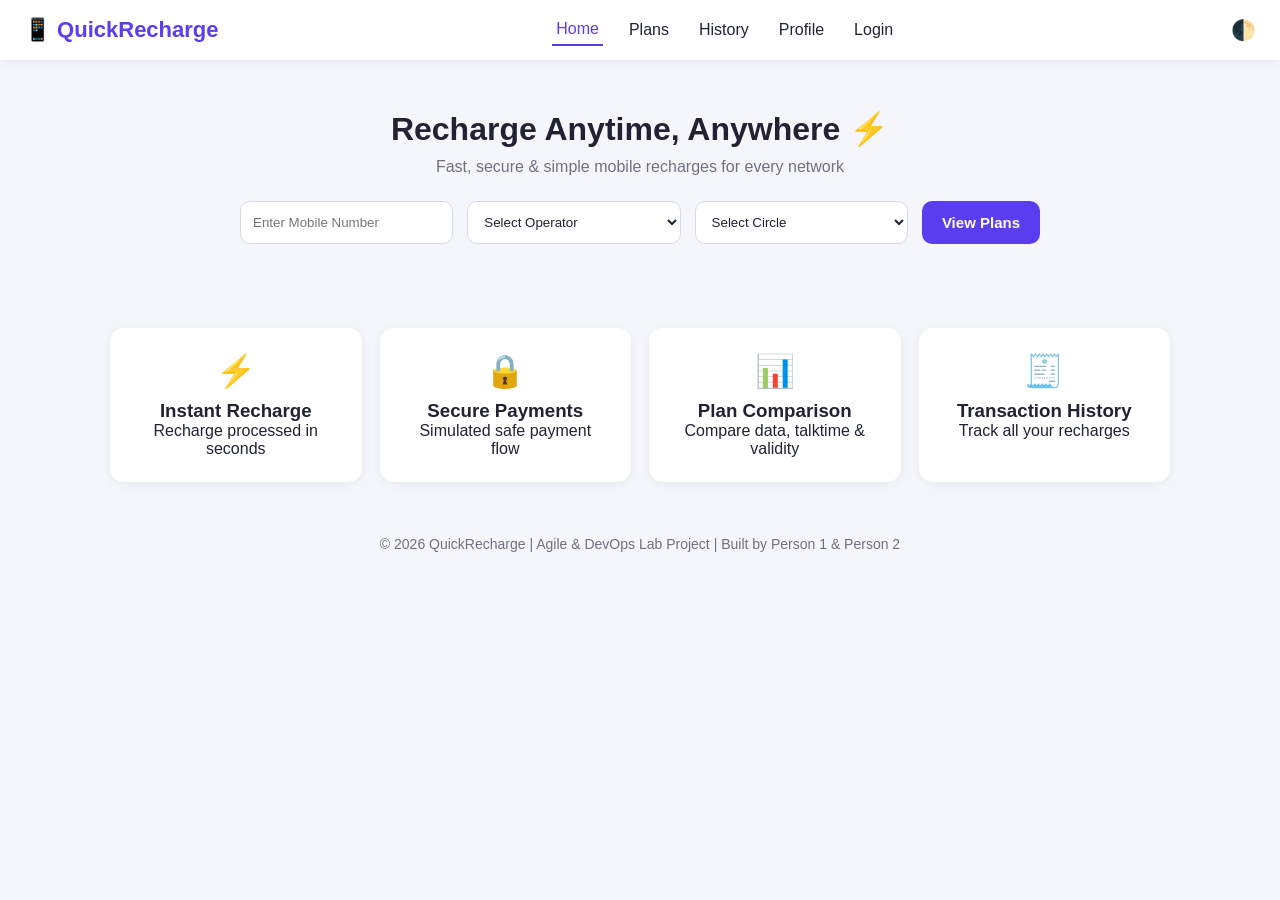
<file: index.html>
<!DOCTYPE html>
<html lang="en">
<head>
<meta charset="UTF-8">
<meta name="viewport" content="width=device-width, initial-scale=1.0">
<title>QuickRecharge - Home</title>
<link rel="stylesheet" href="css/style.css">
</head>
<body>
<div id="navbar-placeholder"></div>

<section class="hero container">
  <h1>Recharge Anytime, Anywhere ⚡</h1>
  <p>Fast, secure & simple mobile recharges for every network</p>

  <form class="recharge-form" id="quickRechargeForm">
    <input type="tel" id="mobileNumber" placeholder="Enter Mobile Number" maxlength="10" required>
    <select id="operator" required>
      <option value="">Select Operator</option>
      <option>Jio</option>
      <option>Airtel</option>
      <option>Vi</option>
      <option>BSNL</option>
    </select>
    <select id="circle" required>
      <option value="">Select Circle</option>
      <option>Tamil Nadu</option>
      <option>Karnataka</option>
      <option>Delhi</option>
      <option>Maharashtra</option>
    </select>
    <button class="btn" type="submit">View Plans</button>
  </form>
</section>

<section class="container">
  <div class="features">
    <div class="card feature-card">
      <div class="icon">⚡</div>
      <h3>Instant Recharge</h3>
      <p>Recharge processed in seconds</p>
    </div>
    <div class="card feature-card">
      <div class="icon">🔒</div>
      <h3>Secure Payments</h3>
      <p>Simulated safe payment flow</p>
    </div>
    <div class="card feature-card">
      <div class="icon">📊</div>
      <h3>Plan Comparison</h3>
      <p>Compare data, talktime & validity</p>
    </div>
    <div class="card feature-card">
      <div class="icon">🧾</div>
      <h3>Transaction History</h3>
      <p>Track all your recharges</p>
    </div>
  </div>
</section>

<div id="footer-placeholder"></div>

<script src="js/common.js"></script>
<script>
  renderNavbar('home');
  renderFooter();

  document.getElementById('quickRechargeForm').addEventListener('submit', function(e){
    e.preventDefault();
    const number = document.getElementById('mobileNumber').value;
    const operator = document.getElementById('operator').value;
    const circle = document.getElementById('circle').value;

    if(number.length !== 10){
      showToast("Enter a valid 10-digit number");
      return;
    }
    localStorage.setItem("rechargeInfo", JSON.stringify({number, operator, circle}));
    window.location.href = "plans.html";
  });
</script>
</body>
</html>
</file>
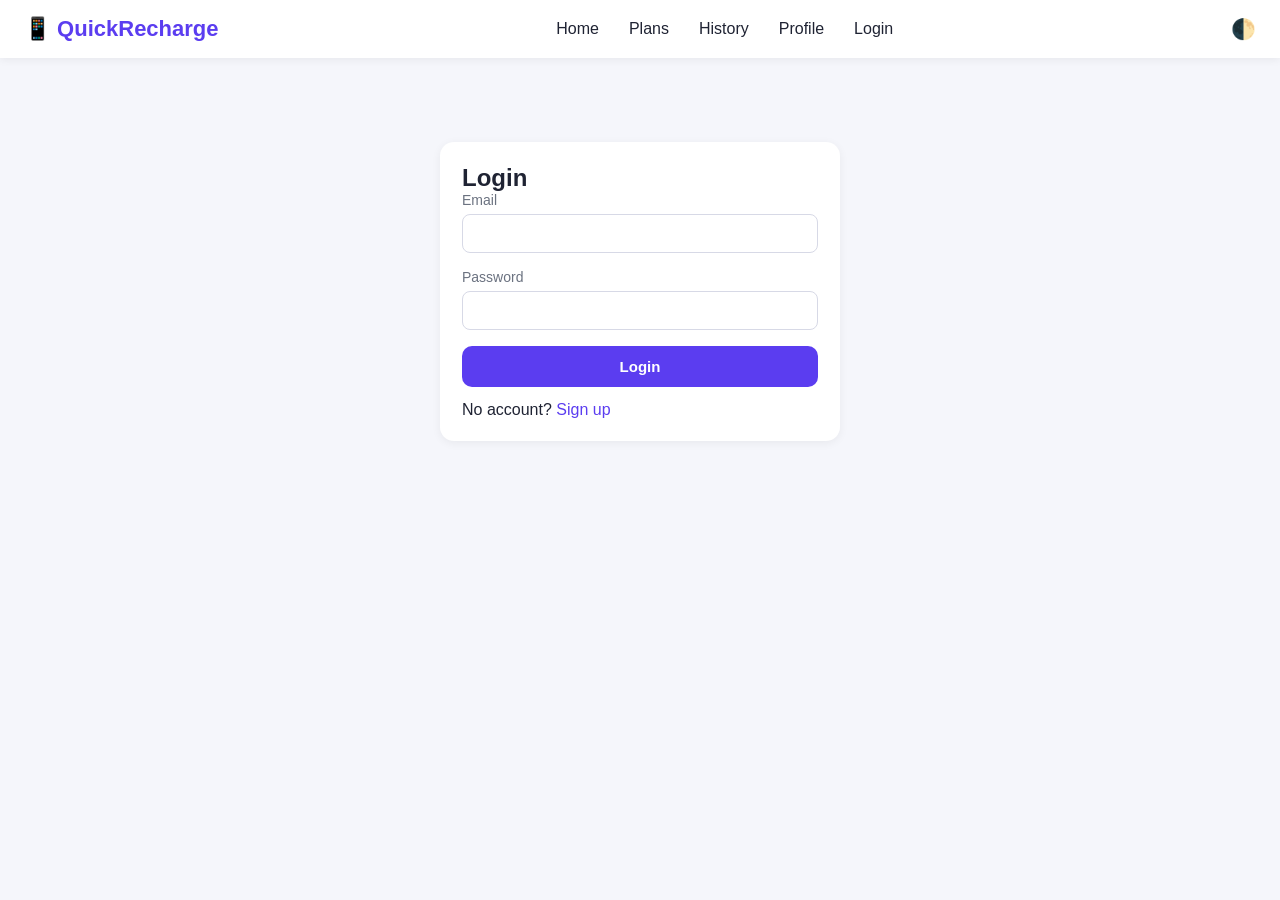
<file: cart.html>
<!DOCTYPE html>
<html lang="en">
<head>
<meta charset="UTF-8"><meta name="viewport" content="width=device-width, initial-scale=1.0">
<title>Checkout - QuickRecharge</title>
<link rel="stylesheet" href="css/style.css">
</head>
<body>
<div id="navbar-placeholder"></div>
<div class="container">
  <div class="card" style="max-width:500px;margin:0 auto;">
    <h2>Order Summary</h2>
    <div id="orderSummary" style="margin:16px 0;"></div>

    <h3>Select Payment Method</h3>
    <div class="pay-methods">
      <label><input type="radio" name="pay" value="UPI" checked> UPI</label>
      <label><input type="radio" name="pay" value="Card"> Card</label>
      <label><input type="radio" name="pay" value="Wallet"> Wallet</label>
    </div>

    <button class="btn block" id="payBtn">Pay Now</button>
  </div>
</div>
<div id="footer-placeholder"></div>
<script src="js/common.js"></script>
<script src="js/cart.js"></script>
<script>renderNavbar(''); renderFooter(); requireLogin();</script>
</body>
</html>
</file>
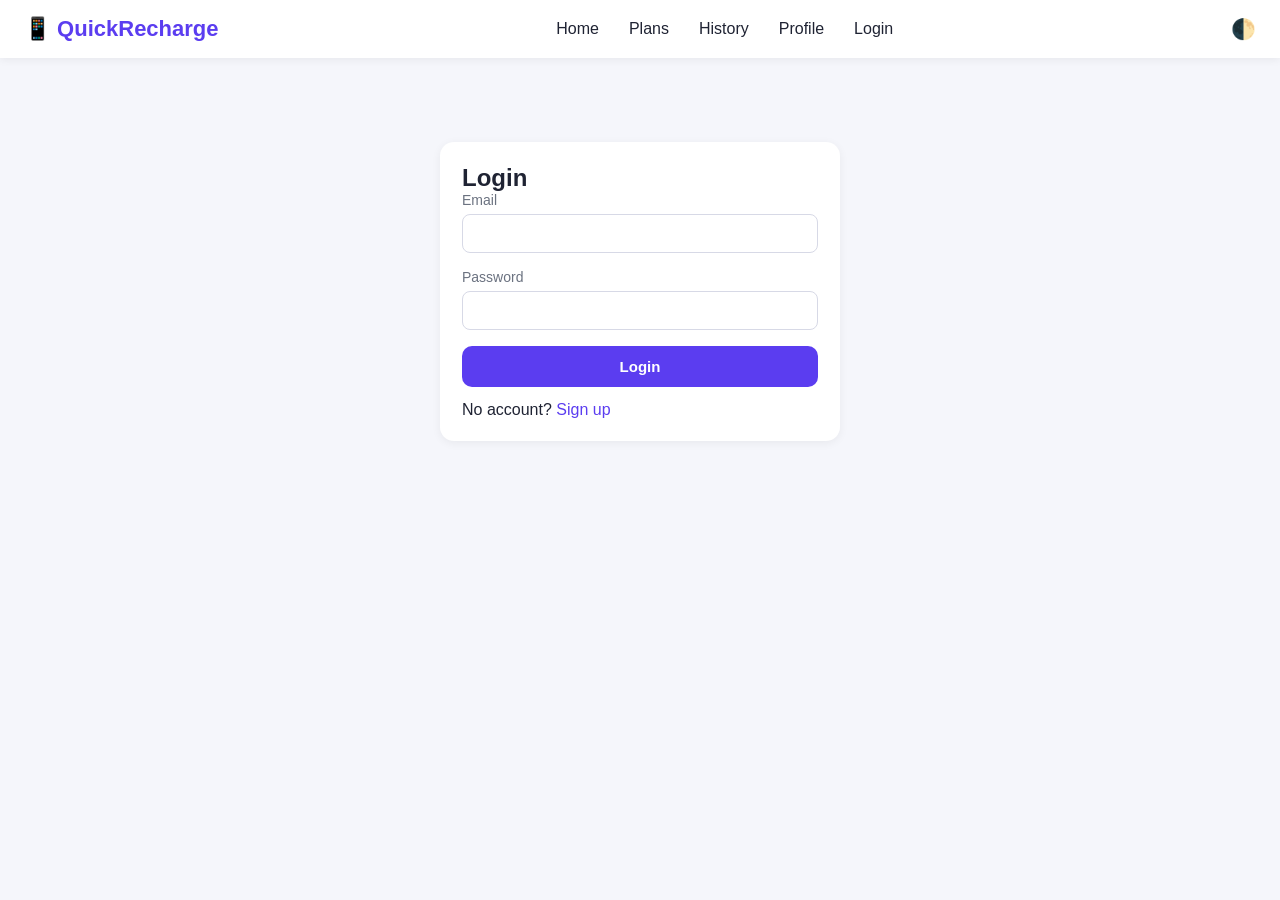
<file: history.html>
<!DOCTYPE html>
<html lang="en">
<head>
<meta charset="UTF-8"><meta name="viewport" content="width=device-width, initial-scale=1.0">
<title>History - QuickRecharge</title>
<link rel="stylesheet" href="css/style.css">
</head>
<body>
<div id="navbar-placeholder"></div>
<div class="container">
  <h2>Transaction History</h2>
  <input type="text" id="searchBox" placeholder="Search by mobile number" style="padding:10px;border-radius:8px;border:1px solid #d7d9e6;margin:14px 0;width:100%;max-width:300px;">
  <div class="card">
    <table class="txn-table">
      <thead><tr><th>Txn ID</th><th>Number</th><th>Amount</th><th>Date</th><th>Status</th></tr></thead>
      <tbody id="historyBody"></tbody>
    </table>
  </div>
</div>
<div id="footer-placeholder"></div>
<script src="js/common.js"></script>
<script src="js/history.js"></script>
<script>renderNavbar('history'); renderFooter(); requireLogin();</script>
</body>
</html>
</file>
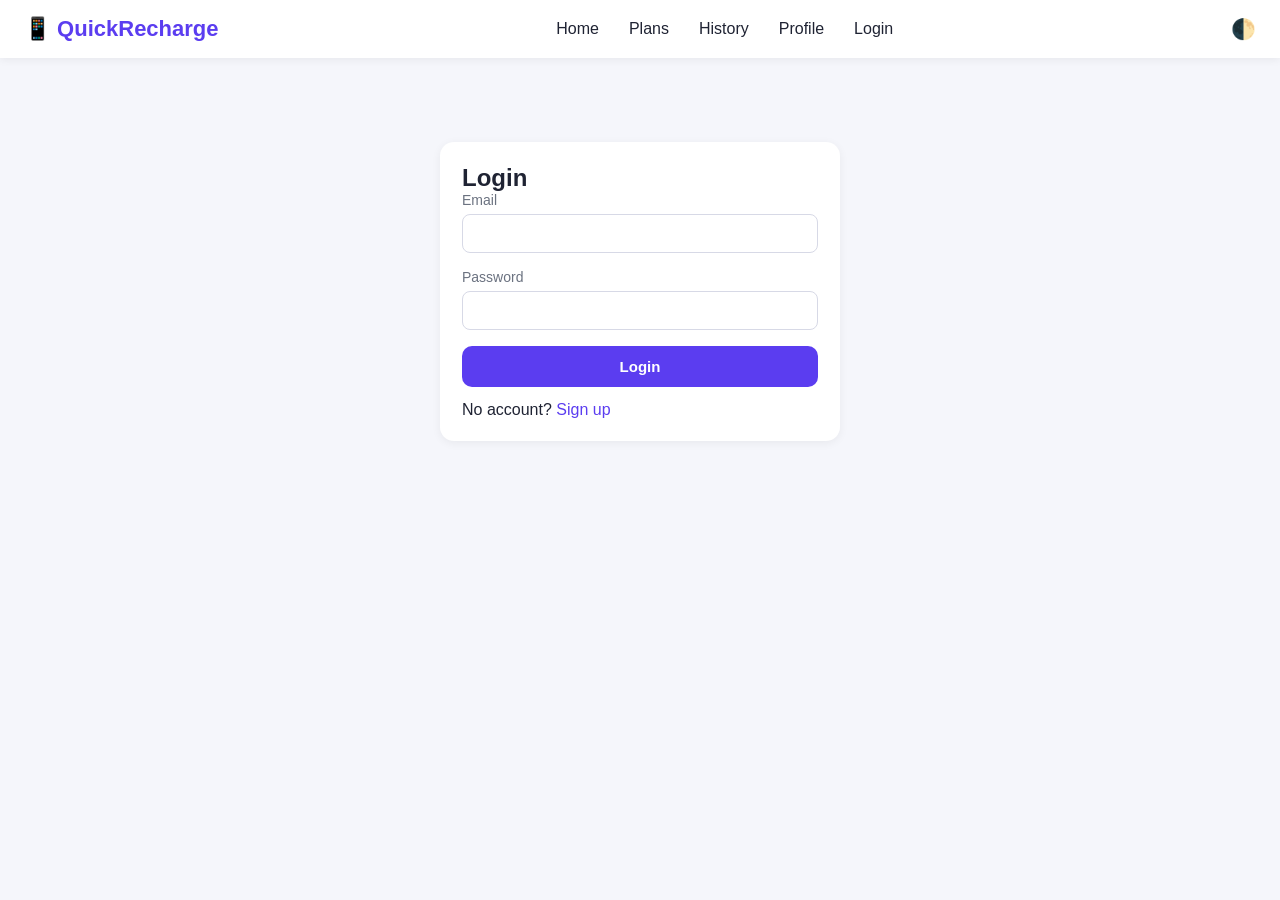
<file: login.html>
<!-- login.html -->
<!DOCTYPE html>
<html lang="en">
<head>
<meta charset="UTF-8"><meta name="viewport" content="width=device-width, initial-scale=1.0">
<title>Login - QuickRecharge</title>
<link rel="stylesheet" href="css/style.css">
</head>
<body>
<div id="navbar-placeholder"></div>
<div class="container">
  <div class="card auth-box">
    <h2>Login</h2>
    <form id="loginForm">
      <div class="form-group">
        <label>Email</label>
        <input type="email" id="loginEmail" required>
      </div>
      <div class="form-group">
        <label>Password</label>
        <input type="password" id="loginPassword" required>
      </div>
      <button class="btn block" type="submit">Login</button>
    </form>
    <p style="margin-top:14px;">No account? <a href="signup.html" style="color:var(--primary)">Sign up</a></p>
  </div>
</div>
<script src="js/common.js"></script>
<script src="js/auth.js"></script>
<script>renderNavbar('');</script>
</body>
</html>
</file>
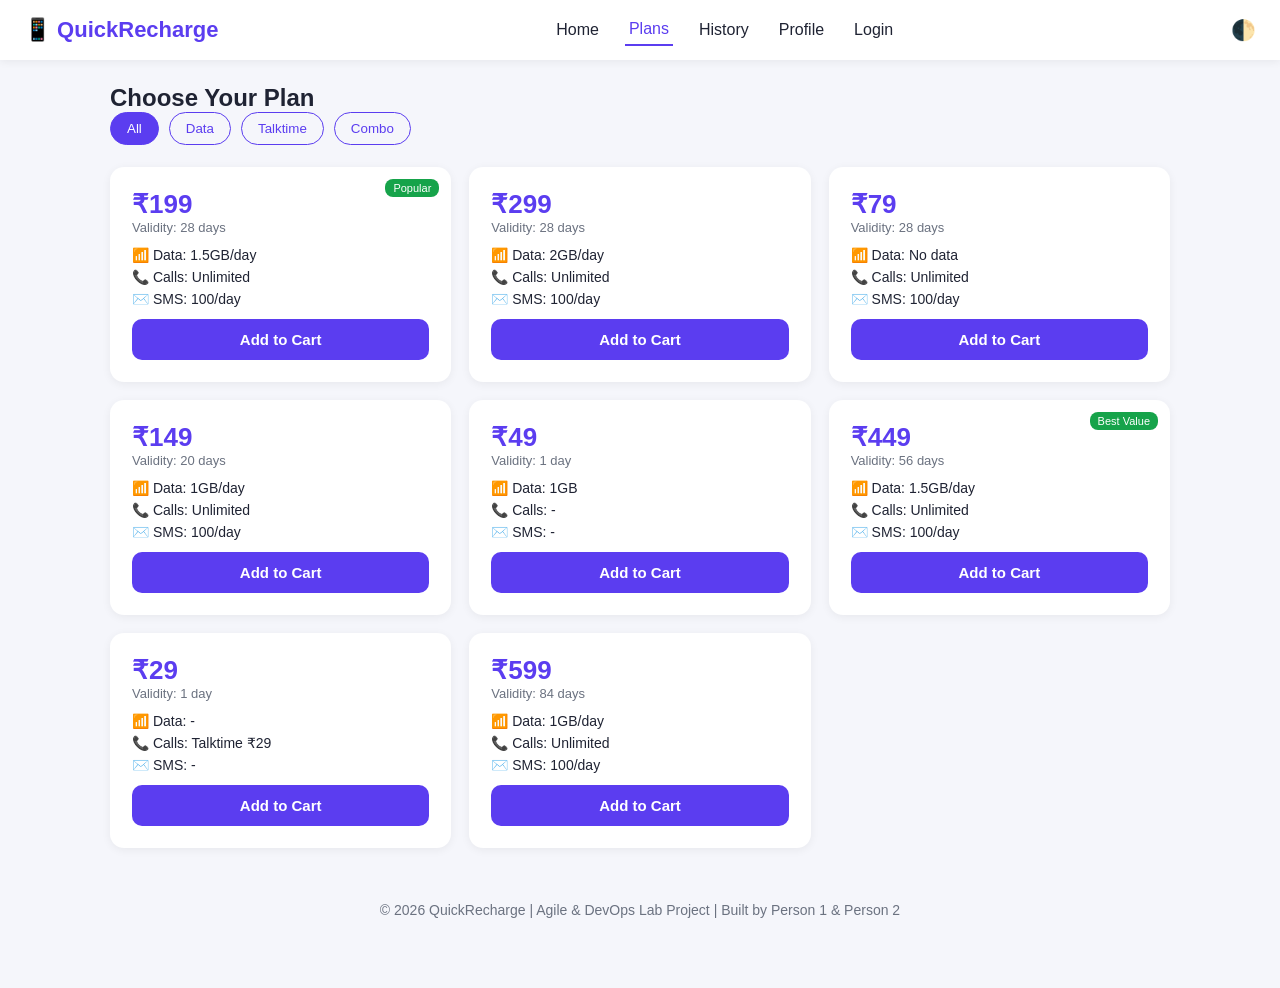
<file: plans.html>
<!DOCTYPE html>
<html lang="en">
<head>
<meta charset="UTF-8"><meta name="viewport" content="width=device-width, initial-scale=1.0">
<title>Plans - QuickRecharge</title>
<link rel="stylesheet" href="css/style.css">
</head>
<body>
<div id="navbar-placeholder"></div>
<div class="container">
  <h2>Choose Your Plan</h2>
  <div class="filter-bar" id="filterBar">
    <button class="active" data-type="all">All</button>
    <button data-type="Data">Data</button>
    <button data-type="Talktime">Talktime</button>
    <button data-type="Combo">Combo</button>
  </div>
  <div class="plan-grid" id="planGrid"></div>
</div>
<div id="footer-placeholder"></div>
<script src="js/common.js"></script>
<script src="js/plans.js"></script>
<script>renderNavbar('plans'); renderFooter();</script>
</body>
</html>
</file>
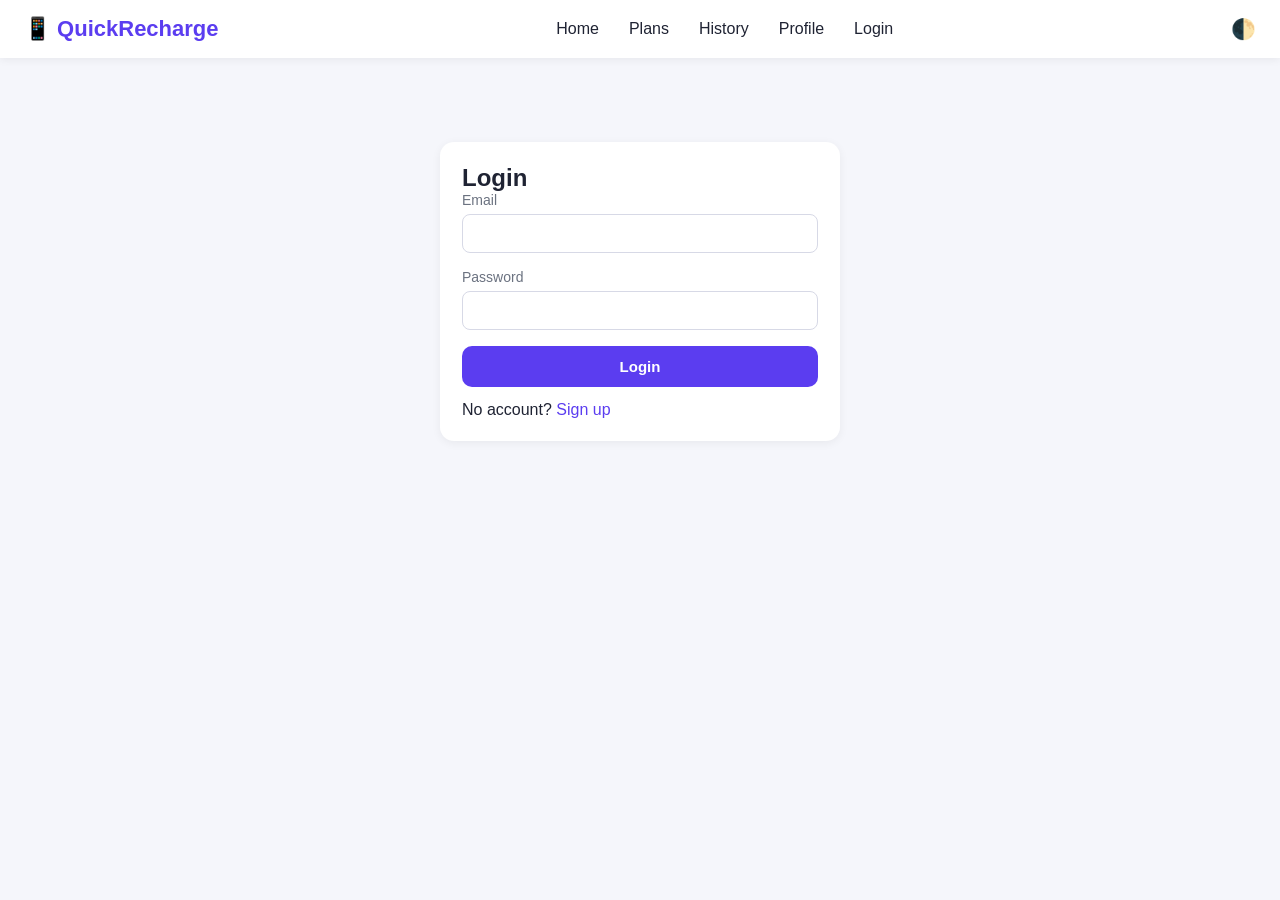
<file: profile.html>
<!DOCTYPE html>
<html lang="en">
<head>
<meta charset="UTF-8"><meta name="viewport" content="width=device-width, initial-scale=1.0">
<title>Profile - QuickRecharge</title>
<link rel="stylesheet" href="css/style.css">
</head>
<body>
<div id="navbar-placeholder"></div>
<div class="container">
  <div class="card" style="max-width:500px;margin:0 auto;">
    <h2>My Profile</h2>
    <div id="profileInfo" style="margin-top:16px;"></div>
    <button class="btn" style="margin-top:16px;" onclick="logout()">Logout</button>
  </div>
</div>
<div id="footer-placeholder"></div>
<script src="js/common.js"></script>
<script>
  renderNavbar('profile');
  renderFooter();
  requireLogin();
  const user = JSON.parse(localStorage.getItem("currentUser"));
  document.getElementById("profileInfo").innerHTML = `
    <p><b>Name:</b> ${user.name}</p>
    <p><b>Email:</b> ${user.email}</p>
  `;
</script>
</body>
</html>
</file>
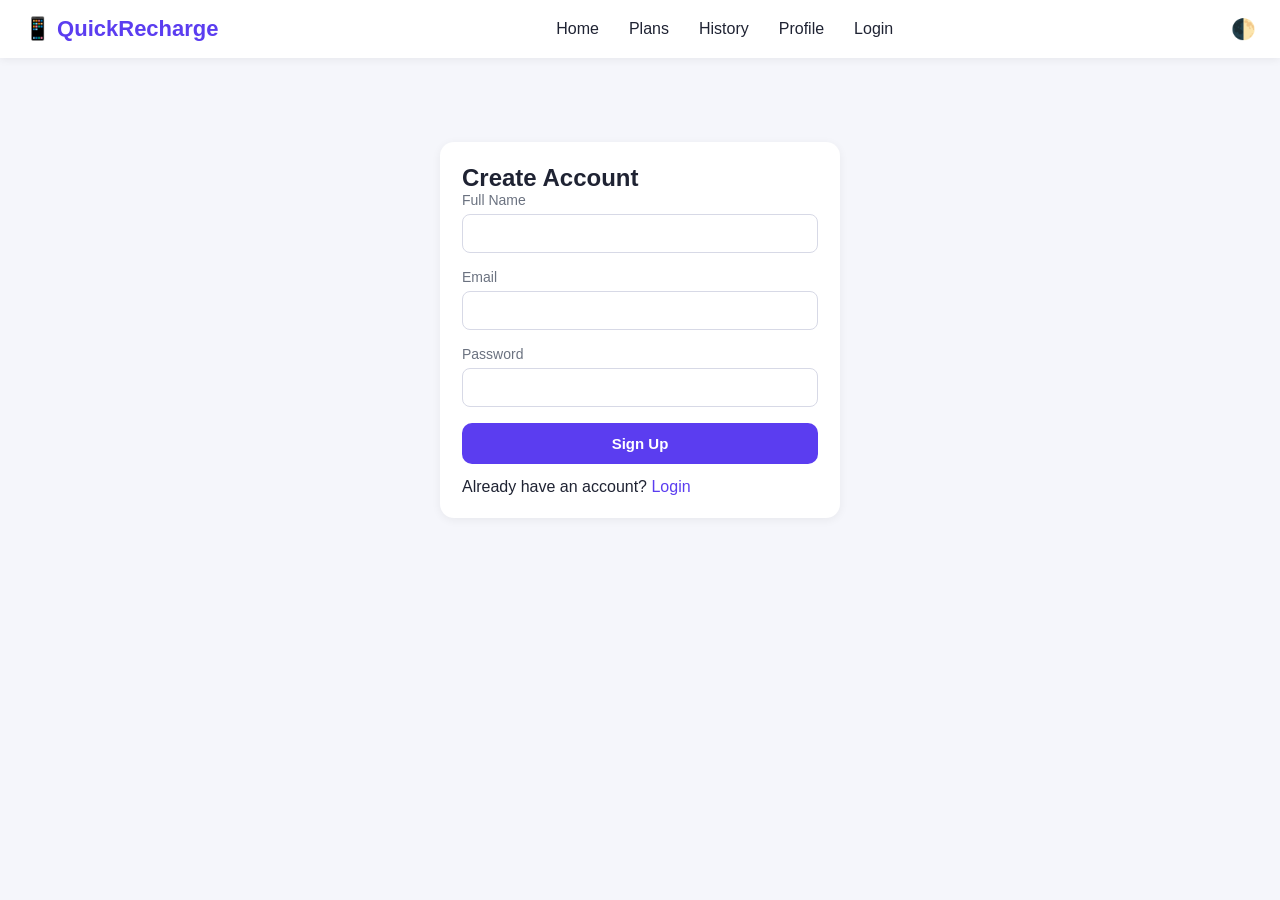
<file: signup.html>
<!-- signup.html -->
<!DOCTYPE html>
<html lang="en">
<head>
<meta charset="UTF-8"><meta name="viewport" content="width=device-width, initial-scale=1.0">
<title>Sign Up - QuickRecharge</title>
<link rel="stylesheet" href="css/style.css">
</head>
<body>
<div id="navbar-placeholder"></div>
<div class="container">
  <div class="card auth-box">
    <h2>Create Account</h2>
    <form id="signupForm">
      <div class="form-group"><label>Full Name</label><input type="text" id="suName" required></div>
      <div class="form-group"><label>Email</label><input type="email" id="suEmail" required></div>
      <div class="form-group"><label>Password</label><input type="password" id="suPassword" required></div>
      <button class="btn block" type="submit">Sign Up</button>
    </form>
    <p style="margin-top:14px;">Already have an account? <a href="login.html" style="color:var(--primary)">Login</a></p>
  </div>
</div>
<script src="js/common.js"></script>
<script src="js/auth.js"></script>
<script>renderNavbar('');</script>
</body>
</html>
</file>
<file: css/style.css>
/* Assessment 2 commit test */
:root{
  --primary:#5b3df0;
  --primary-dark:#4128b8;
  --bg:#f5f6fb;
  --card:#ffffff;
  --text:#1f2333;
  --muted:#6b7280;
  --success:#16a34a;
  --danger:#dc2626;
  --radius:14px;
}
[data-theme="dark"]{
  --bg:#111322;
  --card:#1b1e33;
  --text:#f1f2f8;
  --muted:#a0a3b8;
}
*{box-sizing:border-box;margin:0;padding:0;}
body{font-family:"Segoe UI",Arial,sans-serif;background:var(--bg);color:var(--text);transition:.3s;padding-bottom:40px;}
a{text-decoration:none;color:inherit;}

.navbar{display:flex;justify-content:space-between;align-items:center;background:var(--card);padding:14px 24px;box-shadow:0 2px 8px rgba(0,0,0,.06);position:sticky;top:0;z-index:100;}
.navbar .logo{font-weight:700;font-size:22px;color:var(--primary);}
.nav-links{display:flex;gap:22px;align-items:center;}
.nav-links a{font-weight:500;padding:6px 4px;}
.nav-links a.active{color:var(--primary);border-bottom:2px solid var(--primary);}
.theme-btn,.hamburger{background:none;border:none;font-size:20px;cursor:pointer;color:var(--text);}
.hamburger{display:none;}

.btn{background:var(--primary);color:#fff;border:none;padding:12px 20px;border-radius:10px;cursor:pointer;font-size:15px;font-weight:600;transition:.2s;}
.btn:hover{background:var(--primary-dark);}
.btn.outline{background:transparent;border:2px solid var(--primary);color:var(--primary);}
.btn.block{width:100%;}

.container{max-width:1100px;margin:0 auto;padding:24px 20px;}
.card{background:var(--card);border-radius:var(--radius);padding:22px;box-shadow:0 2px 10px rgba(0,0,0,.06);}

.hero{text-align:center;padding:50px 20px 20px;}
.hero h1{font-size:32px;margin-bottom:10px;}
.hero p{color:var(--muted);margin-bottom:25px;}

.recharge-form{display:grid;grid-template-columns:1fr 1fr 1fr auto;gap:14px;max-width:800px;margin:0 auto;}
.recharge-form input, .recharge-form select{padding:12px;border-radius:10px;border:1px solid #d7d9e6;background:var(--card);color:var(--text);}

.features{display:grid;grid-template-columns:repeat(4,1fr);gap:18px;margin-top:40px;}
.feature-card{text-align:center;padding:24px;}
.feature-card .icon{font-size:32px;margin-bottom:10px;}

.auth-box{max-width:400px;margin:60px auto;}
.form-group{margin-bottom:16px;}
.form-group label{display:block;margin-bottom:6px;font-size:14px;color:var(--muted);}
.form-group input{width:100%;padding:11px;border-radius:8px;border:1px solid #d7d9e6;background:var(--card);color:var(--text);}

.filter-bar{display:flex;gap:10px;flex-wrap:wrap;margin-bottom:22px;}
.filter-bar button{padding:8px 16px;border-radius:20px;border:1px solid var(--primary);background:transparent;color:var(--primary);cursor:pointer;}
.filter-bar button.active{background:var(--primary);color:#fff;}
.plan-grid{display:grid;grid-template-columns:repeat(3,1fr);gap:18px;}
.plan-card{position:relative;border-radius:var(--radius);}
.plan-card .price{font-size:26px;font-weight:700;color:var(--primary);}
.plan-card .validity{color:var(--muted);font-size:13px;margin-bottom:10px;}
.plan-card ul{list-style:none;margin:12px 0;font-size:14px;}
.plan-card li{margin-bottom:6px;}
.badge{position:absolute;top:12px;right:12px;background:var(--success);color:#fff;font-size:11px;padding:3px 8px;border-radius:8px;}

.summary-row{display:flex;justify-content:space-between;padding:8px 0;border-bottom:1px dashed #ddd;}
.pay-methods{display:flex;gap:12px;margin:16px 0;flex-wrap:wrap;}
.pay-methods label{border:1px solid #d7d9e6;padding:10px 16px;border-radius:10px;cursor:pointer;}
.pay-methods input{margin-right:6px;}

.txn-table{width:100%;border-collapse:collapse;}
.txn-table th,.txn-table td{padding:12px;text-align:left;border-bottom:1px solid #e5e7eb;}
.status{padding:4px 10px;border-radius:14px;font-size:12px;font-weight:600;}
.status.success{background:#dcfce7;color:var(--success);}
.status.failed{background:#fee2e2;color:var(--danger);}
.status.pending{background:#fef9c3;color:#a16207;}

.toast{position:fixed;bottom:24px;right:24px;background:var(--text);color:var(--bg);padding:12px 20px;border-radius:10px;opacity:0;transform:translateY(20px);transition:.3s;z-index:999;}
.toast.show{opacity:1;transform:translateY(0);}

footer{text-align:center;color:var(--muted);padding:30px;font-size:14px;}

@media(max-width:900px){
  .features{grid-template-columns:repeat(2,1fr);}
  .plan-grid{grid-template-columns:repeat(2,1fr);}
  .recharge-form{grid-template-columns:1fr 1fr;}
}
@media(max-width:600px){
  .nav-links{display:none;flex-direction:column;position:absolute;top:60px;right:0;background:var(--card);padding:16px;width:200px;box-shadow:0 4px 10px rgba(0,0,0,.1);}
  .nav-links.open{display:flex;}
  .hamburger{display:block;}
  .features{grid-template-columns:1fr;}
  .plan-grid{grid-template-columns:1fr;}
  .recharge-form{grid-template-columns:1fr;}
}
</file>
